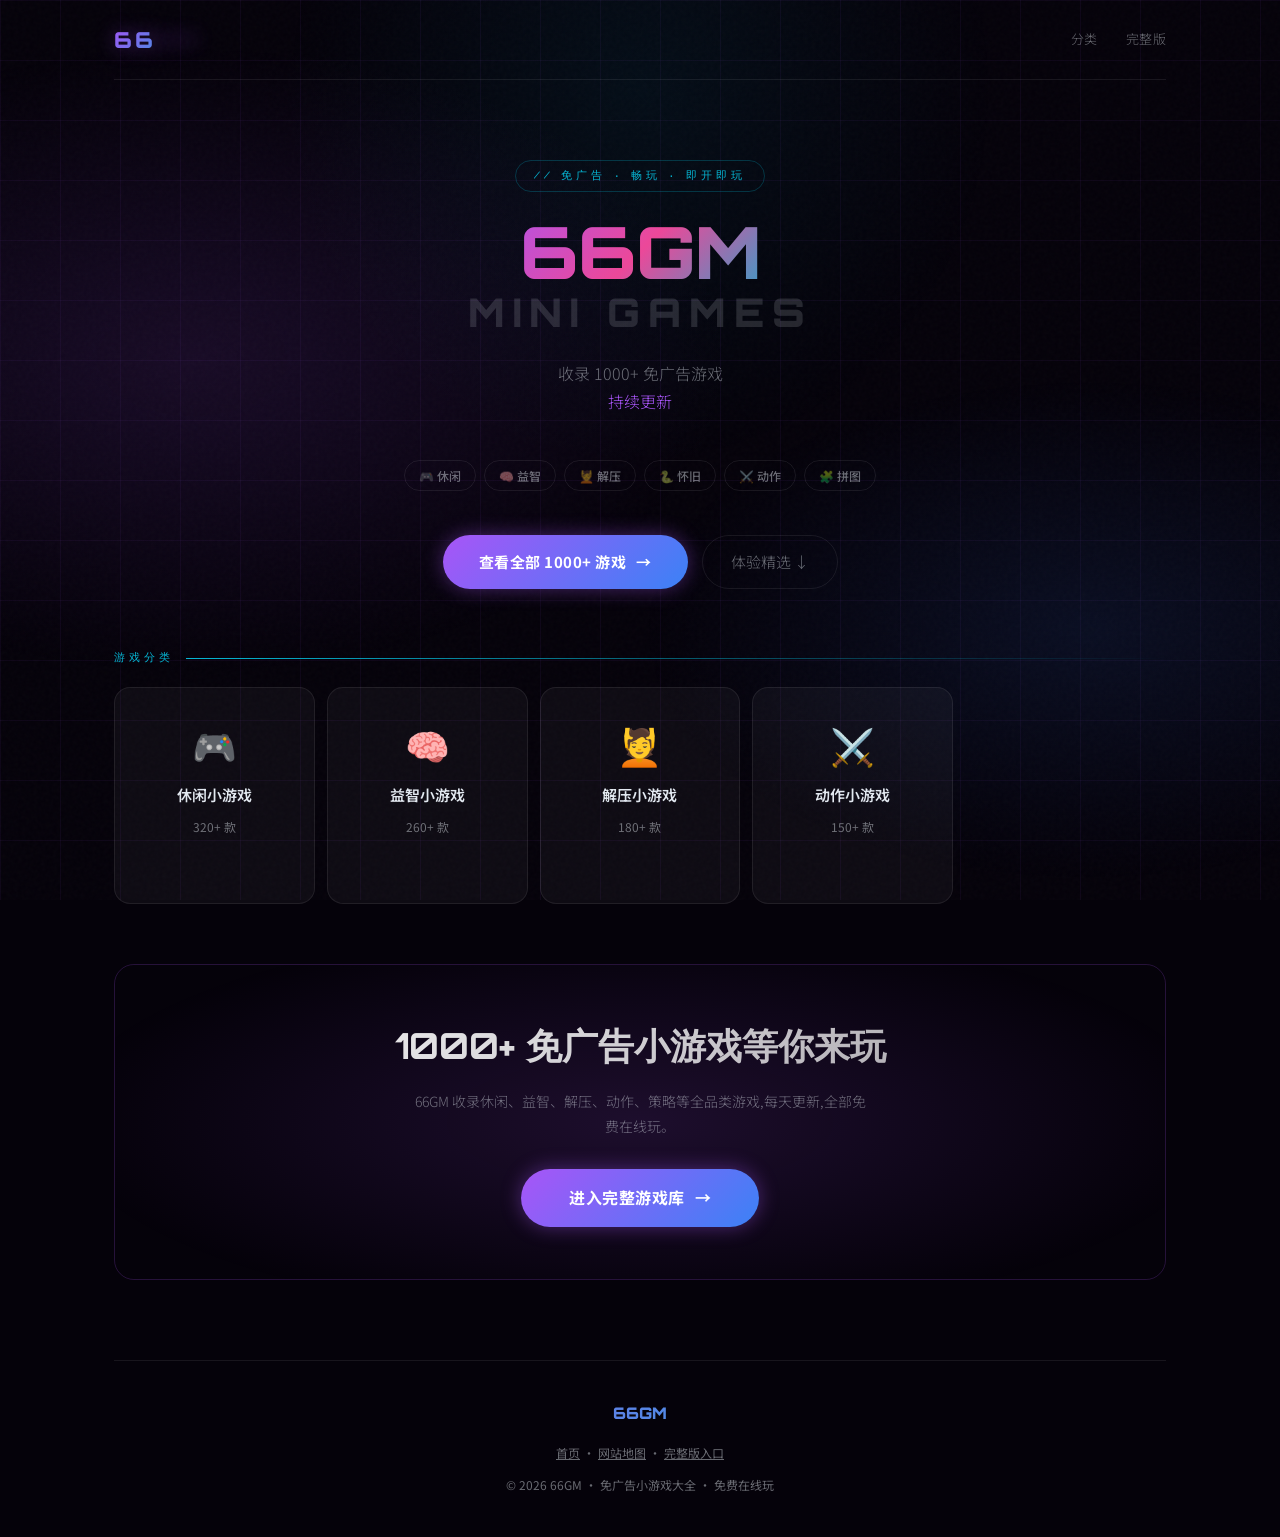
<file: index2.html>
<!DOCTYPE html>
<html lang="zh-CN">
<head>
  <meta charset="UTF-8" />
  <meta name="viewport" content="width=device-width, initial-scale=1.0" />
  <title>免广告小游戏_抖音小游戏免广告入口_某音小游戏无广告大全-66GM</title>
  <meta name="description" content="66GM免广告小游戏大全，收录1000+抖音小游戏免广告版本，支持免广告入口、无广告畅玩！包含休闲/益智/解压/动作等全品类游戏，免费在线玩，即开即玩无广告。" />
  <meta name="keywords" content="免广告小游戏,抖音小游戏免广告,某音小游戏无广告,抖音免广告小游戏,无广告小游戏,小游戏免广告入口,某音小游戏入口,小游戏去广告版,免广告游戏在线玩" />
  <meta name="robots" content="index,follow" />
  <link rel="canonical" href="https://66gm.top/" />
  <link ref="icon" href="./favicon.ico" />

  <link rel="preconnect" href="https://fonts.googleapis.com" />
  <link href="https://fonts.googleapis.com/css2?family=Orbitron:wght@400;700;900&family=Noto+Sans+SC:wght@300;400;500;700&display=swap" rel="stylesheet" />

  <script type="application/ld+json">
  {
    "@context": "https://schema.org",
    "@type": "WebSite",
    "name": "66GM免广告小游戏",
    "alternateName": ["66GM", "免广告小游戏大全"],
    "url": "https://66gm.top/",
    "description": "66GM免广告小游戏大全，收录1000+抖音小游戏免广告版本，支持免广告入口、无广告畅玩",
    "keywords": "免广告小游戏,抖音小游戏免广告,某音小游戏无广告,小游戏免广告入口",
    "potentialAction": {
      "@type": "SearchAction",
      "target": "https://66gm.top/search?q={search_term_string}",
      "query-input": "required name=search_term_string"
    }
  }
  </script>
  
  <script type="application/ld+json">
  {
    "@context": "https://schema.org",
    "@type": "WebPage",
    "name": "免广告小游戏_抖音小游戏免广告入口",
    "url": "https://66gm.top/",
    "description": "66GM免广告小游戏大全，收录1000+抖音小游戏免广告版本，包含休闲/益智/解压/动作等全品类游戏",
    "inLanguage": "zh-CN",
    "isPartOf": {
      "@type": "WebSite",
      "name": "66GM免广告小游戏",
      "url": "https://66gm.top/"
    }
  }
  </script>
  
  <script type="application/ld+json">
  {
    "@context": "https://schema.org",
    "@type": "Organization",
    "name": "66GM",
    "alternateName": "66GM免广告小游戏",
    "url": "https://66gm.top/",
    "description": "免广告小游戏平台，收录1000+免广告游戏，支持抖音小游戏免广告入口",
    "sameAs": []
  }
  </script>

  <style>
    *,*::before,*::after{box-sizing:border-box;margin:0;padding:0}

    :root{
      --bg:       #05020a;
      --surface:  rgba(255,255,255,0.04);
      --border:   rgba(255,255,255,0.08);
      --neon-p:   #a855f7;
      --neon-b:   #3b82f6;
      --neon-c:   #06b6d4;
      --neon-pink:#ec4899;
      --text:     #e2e8f0;
      --muted:    rgba(226,232,240,0.45);
      --glow-p:   0 0 20px rgba(168,85,247,0.4);
      --glow-b:   0 0 20px rgba(59,130,246,0.4);
      --glow-c:   0 0 20px rgba(6,182,212,0.4);
    }

    html{scroll-behavior:smooth;scrollbar-width:thin;scrollbar-color:var(--neon-p) var(--bg)}
    ::-webkit-scrollbar{width:4px}
    ::-webkit-scrollbar-track{background:var(--bg)}
    ::-webkit-scrollbar-thumb{background:var(--neon-p);border-radius:2px}

    body{
      font-family:'Noto Sans SC',sans-serif;
      background:var(--bg);
      color:var(--text);
      min-height:100vh;
      overflow-x:hidden;
      line-height:1.6;
    }

    /* ── Background ── */
    .bg-grid{
      position:fixed;inset:0;z-index:0;pointer-events:none;
      background-image:
        linear-gradient(rgba(168,85,247,0.06) 1px,transparent 1px),
        linear-gradient(90deg,rgba(168,85,247,0.06) 1px,transparent 1px);
      background-size:60px 60px;
    }
    .bg-glow{
      position:fixed;inset:0;z-index:0;pointer-events:none;
      background:
        radial-gradient(ellipse 60% 50% at 15% 40%,rgba(168,85,247,0.12) 0%,transparent 70%),
        radial-gradient(ellipse 50% 40% at 85% 70%,rgba(59,130,246,0.10) 0%,transparent 70%),
        radial-gradient(ellipse 40% 60% at 50% 10%,rgba(6,182,212,0.07) 0%,transparent 70%);
    }

    /* ── Noise overlay ── */
    .noise{
      position:fixed;inset:0;z-index:1;pointer-events:none;opacity:0.025;
      background-image:url("data:image/svg+xml,%3Csvg viewBox='0 0 256 256' xmlns='http://www.w3.org/2000/svg'%3E%3Cfilter id='n'%3E%3CfeTurbulence type='fractalNoise' baseFrequency='0.9' numOctaves='4' stitchTiles='stitch'/%3E%3C/filter%3E%3Crect width='100%25' height='100%25' filter='url(%23n)'/%3E%3C/svg%3E");
    }

    .wrapper{position:relative;z-index:2;max-width:1100px;margin:0 auto;padding:0 24px}

    /* ── Nav ── */
    nav{
      display:flex;align-items:center;justify-content:space-between;
      padding:22px 0;
      border-bottom:1px solid var(--border);
    }
    .logo{
      font-family:'Orbitron',monospace;
      font-size:22px;font-weight:900;
      background:linear-gradient(135deg,var(--neon-p),var(--neon-c));
      -webkit-background-clip:text;-webkit-text-fill-color:transparent;
      background-clip:text;
      text-shadow:var(--glow-p);
      letter-spacing:3px;
    }
    .logo span{opacity:.6}
    .nav-links{display:flex;gap:28px;font-size:13px}
    .nav-links a{
      color:var(--muted);text-decoration:none;transition:color .2s;
      font-weight:300;letter-spacing:.5px;
    }
    .nav-links a:hover{color:var(--text)}

    /* ── Hero ── */
    .hero{
      padding:80px 0 60px;
      display:flex;flex-direction:column;align-items:center;text-align:center;
    }
    .hero-eyebrow{
      font-family:'Orbitron',monospace;
      font-size:11px;letter-spacing:4px;text-transform:uppercase;
      color:var(--neon-c);
      margin-bottom:20px;
      padding:6px 18px;
      border:1px solid rgba(6,182,212,0.25);
      border-radius:100px;
      animation:pulse-border 3s ease-in-out infinite;
    }
    @keyframes pulse-border{
      0%,100%{border-color:rgba(6,182,212,0.25);box-shadow:0 0 0 rgba(6,182,212,0)}
      50%{border-color:rgba(6,182,212,0.55);box-shadow:0 0 14px rgba(6,182,212,0.15)}
    }
    .hero-title{
      font-family:'Orbitron',monospace;
      font-size:clamp(38px,7vw,72px);
      font-weight:900;
      line-height:1.1;
      margin-bottom:24px;
      letter-spacing:-1px;
    }
    .hero-title .line1{
      display:block;
      background:linear-gradient(135deg,#a855f7 0%,#ec4899 50%,#06b6d4 100%);
      -webkit-background-clip:text;-webkit-text-fill-color:transparent;
      background-clip:text;
    }
    .hero-title .line2{
      display:block;
      color:rgba(226,232,240,0.15);
      font-size:.55em;
      letter-spacing:8px;
    }
    .hero-sub{
      font-size:16px;color:var(--muted);font-weight:300;
      max-width:500px;margin-bottom:44px;
      line-height:1.8;
    }
    .hero-sub em{font-style:normal;color:var(--neon-p)}

    /* ── Tags ── */
    .hero-tags{display:flex;flex-wrap:wrap;gap:8px;justify-content:center;margin-bottom:44px}
    .tag{
      font-size:12px;font-weight:500;
      padding:5px 14px;border-radius:100px;
      border:1px solid var(--border);
      color:var(--muted);
      transition:all .2s;
    }
    .tag:hover{
      border-color:var(--neon-p);
      color:var(--neon-p);
      box-shadow:var(--glow-p);
    }

    /* ── CTA Button ── */
    .cta-group{display:flex;gap:14px;flex-wrap:wrap;justify-content:center}
    .btn-primary{
      display:inline-flex;align-items:center;gap:10px;
      padding:14px 36px;border-radius:100px;
      background:linear-gradient(135deg,var(--neon-p),var(--neon-b));
      color:#fff;font-weight:700;font-size:15px;
      text-decoration:none;
      box-shadow:var(--glow-p);
      transition:all .25s;
      letter-spacing:.5px;
      border:none;cursor:pointer;
    }
    .btn-primary:hover{
      transform:translateY(-2px) scale(1.02);
      box-shadow:0 0 40px rgba(168,85,247,0.5),var(--glow-p);
      text-decoration:none;color:#fff;
    }
    .btn-primary .arrow{transition:transform .2s}
    .btn-primary:hover .arrow{transform:translateX(4px)}

    .btn-ghost{
      display:inline-flex;align-items:center;gap:8px;
      padding:14px 28px;border-radius:100px;
      background:transparent;
      border:1px solid var(--border);
      color:var(--muted);font-size:15px;font-weight:300;
      text-decoration:none;transition:all .2s;
    }
    .btn-ghost:hover{
      border-color:rgba(255,255,255,0.25);
      color:var(--text);
      text-decoration:none;
    }

    /* ── Categories ── */
    .section-label{
      font-family:'Orbitron',monospace;
      font-size:11px;letter-spacing:4px;text-transform:uppercase;
      color:var(--neon-c);margin-bottom:20px;
      display:flex;align-items:center;gap:12px;
    }
    .section-label::after{
      content:'';flex:1;height:1px;
      background:linear-gradient(90deg,var(--neon-c),transparent);
    }

    .cat-grid{
      display:grid;
      grid-template-columns:repeat(auto-fill,minmax(200px,1fr));
      gap:12px;
      margin-bottom:60px;
    }
    .cat-card{
      position:relative;
      background:var(--surface);
      border:1px solid var(--border);
      border-radius:16px;
      padding:28px 20px;
      text-decoration:none;
      display:flex;flex-direction:column;align-items:center;
      gap:10px;
      overflow:hidden;
      transition:all .3s;
      cursor:pointer;
    }
    .cat-card::before{
      content:'';position:absolute;inset:0;
      background:linear-gradient(135deg,var(--c1,.6,.15),var(--c2,.6,.05));
      opacity:0;transition:opacity .3s;
    }
    .cat-card:hover{
      border-color:var(--c,var(--neon-p));
      transform:translateY(-4px);
      box-shadow:0 8px 32px rgba(0,0,0,0.4),0 0 20px var(--glow,var(--glow-p));
      text-decoration:none;
    }
    .cat-card:hover::before{opacity:1}
    .cat-card:nth-child(1){--c:#a855f7;--c1:168,85,247;--c2:59,130,246;--glow:var(--glow-p)}
    .cat-card:nth-child(2){--c:#06b6d4;--c1:6,182,212;--c2:6,182,212;--glow:var(--glow-c)}
    .cat-card:nth-child(3){--c:#ec4899;--c1:236,72,153;--c2:168,85,247;--glow:0 0 20px rgba(236,72,153,0.4)}
    .cat-card:nth-child(4){--c:#3b82f6;--c1:59,130,246;--c2:6,182,212;--glow:var(--glow-b)}
    .cat-icon{font-size:36px;position:relative;z-index:1}
    .cat-name{
      font-weight:600;font-size:15px;
      color:var(--text);position:relative;z-index:1;
    }
    .cat-count{
      font-size:12px;color:var(--muted);position:relative;z-index:1;
    }
    .cat-arrow{
      font-size:18px;opacity:0;transform:translateX(-6px);
      transition:all .2s;color:var(--c,var(--neon-p));
      position:relative;z-index:1;
    }
    .cat-card:hover .cat-arrow{opacity:1;transform:translateX(0)}

    /* ── Game Feature Card ── */
    .game-section{margin-bottom:80px}
    .game-card{
      background:var(--surface);
      border:1px solid var(--border);
      border-radius:24px;
      overflow:hidden;
      display:grid;
      grid-template-columns:1fr 1fr;
      min-height:380px;
    }
    @media(max-width:700px){
      .game-card{grid-template-columns:1fr}
    }
    .game-visual{
      background:linear-gradient(135deg,rgba(168,85,247,0.25),rgba(6,182,212,0.15));
      display:flex;align-items:center;justify-content:center;
      flex-direction:column;gap:20px;
      padding:48px 32px;
      position:relative;overflow:hidden;
    }
    .game-visual::before{
      content:'';position:absolute;
      width:280px;height:280px;border-radius:50%;
      background:radial-gradient(circle,rgba(168,85,247,0.3),transparent 70%);
      top:50%;left:50%;transform:translate(-50%,-50%);
      animation:float 6s ease-in-out infinite;
    }
    @keyframes float{
      0%,100%{transform:translate(-50%,-50%) scale(1)}
      50%{transform:translate(-50%,-55%) scale(1.05)}
    }
    .game-icon{
      font-size:100px;position:relative;z-index:1;
      filter:drop-shadow(0 0 20px rgba(168,85,247,0.6));
      animation:float 6s ease-in-out infinite;
    }
    .game-badge{
      font-family:'Orbitron',monospace;
      font-size:10px;letter-spacing:3px;text-transform:uppercase;
      color:var(--neon-c);
      padding:5px 14px;border:1px solid rgba(6,182,212,0.3);
      border-radius:100px;
      position:relative;z-index:1;
    }
    .game-info{
      padding:48px 40px;
      display:flex;flex-direction:column;justify-content:center;gap:16px;
    }
    .game-title{
      font-family:'Orbitron',monospace;
      font-size:26px;font-weight:700;
      background:linear-gradient(135deg,#fff,rgba(255,255,255,0.7));
      -webkit-background-clip:text;-webkit-text-fill-color:transparent;
      background-clip:text;
    }
    .game-desc{font-size:14px;color:var(--muted);line-height:1.8;font-weight:300}
    .game-meta{
      display:flex;gap:20px;font-size:12px;color:var(--muted)
    }
    .game-meta span{display:flex;align-items:center;gap:5px}
    .game-tags{display:flex;flex-wrap:wrap;gap:6px}
    .game-tags .tag{font-size:11px;padding:4px 10px}

    /* ── CTA Banner ── */
    .cta-banner{
      margin-bottom:80px;
      border-radius:20px;
      padding:52px 40px;
      text-align:center;
      position:relative;overflow:hidden;
      border:1px solid rgba(168,85,247,0.2);
    }
    .cta-banner::before{
      content:'';position:absolute;inset:0;
      background:
        radial-gradient(ellipse 70% 80% at 50% 50%,rgba(168,85,247,0.15),transparent 80%);
    }
    .cta-banner-title{
      font-family:'Orbitron',monospace;
      font-size:clamp(22px,4vw,36px);
      font-weight:700;
      background:linear-gradient(135deg,#fff,rgba(255,255,255,0.6));
      -webkit-background-clip:text;-webkit-text-fill-color:transparent;
      background-clip:text;
      margin-bottom:14px;position:relative;
    }
    .cta-banner-sub{
      font-size:14px;color:var(--muted);margin-bottom:30px;
      max-width:460px;margin-left:auto;margin-right:auto;position:relative;
      font-weight:300;line-height:1.8;
    }
    .cta-banner .btn-primary{
      position:relative;
      padding:16px 48px;font-size:16px;
    }

    /* ── Why Section ── */
    .why-section{margin-bottom:80px}
    .why-grid{
      display:grid;
      grid-template-columns:repeat(auto-fill,minmax(240px,1fr));
      gap:16px;
    }
    .why-card{
      background:var(--surface);
      border:1px solid var(--border);
      border-radius:16px;
      padding:28px 24px;
    }
    .why-icon{font-size:28px;margin-bottom:12px}
    .why-title{font-size:15px;font-weight:600;margin-bottom:8px}
    .why-desc{font-size:13px;color:var(--muted);font-weight:300;line-height:1.7}

    /* ── Footer ── */
    footer{
      border-top:1px solid var(--border);
      padding:40px 0;
      text-align:center;
    }
    .footer-logo{
      font-family:'Orbitron',monospace;
      font-size:16px;font-weight:900;
      background:linear-gradient(135deg,var(--neon-p),var(--neon-c));
      -webkit-background-clip:text;-webkit-text-fill-color:transparent;
      background-clip:text;
      margin-bottom:14px;
    }
    footer p{font-size:12px;color:var(--muted);line-height:2}
    footer a{color:var(--muted);transition:color .2s}
    footer a:hover{color:var(--neon-p)}
  </style>
</head>
<body>

<div class="bg-grid"></div>
<div class="bg-glow"></div>
<div class="noise"></div>

<div class="wrapper">

  <nav>
    <div class="logo">66<span>GM</span></div>
    <div class="nav-links">
      <a href="#categories">分类</a>
      <a href="https://pay.ldxp.cn/shop/HIHBD2RA" rel="nofollow noopener" target="_blank">完整版</a>
    </div>
  </nav>

  <!-- ── Hero ── -->
  <section class="hero">
    <div class="hero-eyebrow">// 免广告 · 畅玩 · 即开即玩</div>
    <h1 class="hero-title">
      <span class="line1">66GM</span>
      <span class="line2">MINI GAMES</span>
    </h1>
    <p class="hero-sub">
      收录 1000+ 免广告游戏<br/>
      <em>持续更新</em> 
    </p>
    <div class="hero-tags">
      <span class="tag">🎮 休闲</span>
      <span class="tag">🧠 益智</span>
      <span class="tag">💆 解压</span>
      <span class="tag">🐍 怀旧</span>
      <span class="tag">⚔️ 动作</span>
      <span class="tag">🧩 拼图</span>
    </div>
    <div class="cta-group">
      <a class="btn-primary" href="https://pay.ldxp.cn/shop/HIHBD2RA" rel="nofollow noopener" target="_blank">
        查看全部 1000+ 游戏
        <span class="arrow">→</span>
      </a>
      <a class="btn-ghost" href="#categories">
        体验精选 ↓
      </a>
    </div>
  </section>

  <!-- ── Categories ── -->
  <section id="categories">
    <div class="section-label">游戏分类</div>
    <div class="cat-grid">
      <a class="cat-card" href="https://pay.ldxp.cn/shop/HIHBD2RA" rel="nofollow noopener" target="_blank">
        <div class="cat-icon">🎮</div>
        <div class="cat-name">休闲小游戏</div>
        <div class="cat-count">320+ 款</div>
        <div class="cat-arrow">→</div>
      </a>
      <a class="cat-card" href="https://pay.ldxp.cn/shop/HIHBD2RA" rel="nofollow noopener" target="_blank">
        <div class="cat-icon">🧠</div>
        <div class="cat-name">益智小游戏</div>
        <div class="cat-count">260+ 款</div>
        <div class="cat-arrow">→</div>
      </a>
      <a class="cat-card" href="https://pay.ldxp.cn/shop/HIHBD2RA" rel="nofollow noopener" target="_blank">
        <div class="cat-icon">💆</div>
        <div class="cat-name">解压小游戏</div>
        <div class="cat-count">180+ 款</div>
        <div class="cat-arrow">→</div>
      </a>
      <a class="cat-card" href="https://pay.ldxp.cn/shop/HIHBD2RA" rel="nofollow noopener" target="_blank">
        <div class="cat-icon">⚔️</div>
        <div class="cat-name">动作小游戏</div>
        <div class="cat-count">150+ 款</div>
        <div class="cat-arrow">→</div>
      </a>
    </div>
  </section>

  <!-- ── CTA Banner ── -->
  <div class="cta-banner">
    <div class="cta-banner-title">1000+ 免广告小游戏等你来玩</div>
    <p class="cta-banner-sub">
      66GM 收录休闲、益智、解压、动作、策略等全品类游戏,每天更新,全部免费在线玩。
    </p>
    <a class="btn-primary" href="https://pay.ldxp.cn/shop/HIHBD2RA" rel="nofollow noopener" target="_blank">
      进入完整游戏库
      <span class="arrow">→</span>
    </a>
  </div>

  <footer>
    <div class="footer-logo">66GM</div>
    <p>
      <a href="/">首页</a> ·
      <a href="sitemap.xml">网站地图</a> ·
      <a href="https://pay.ldxp.cn/shop/HIHBD2RA" rel="nofollow" target="_blank">完整版入口</a>
    </p>
    <p style="margin-top:8px">© 2026 66GM · 免广告小游戏大全 · 免费在线玩</p>
  </footer>

</div>

</body>
</html>
</file>
